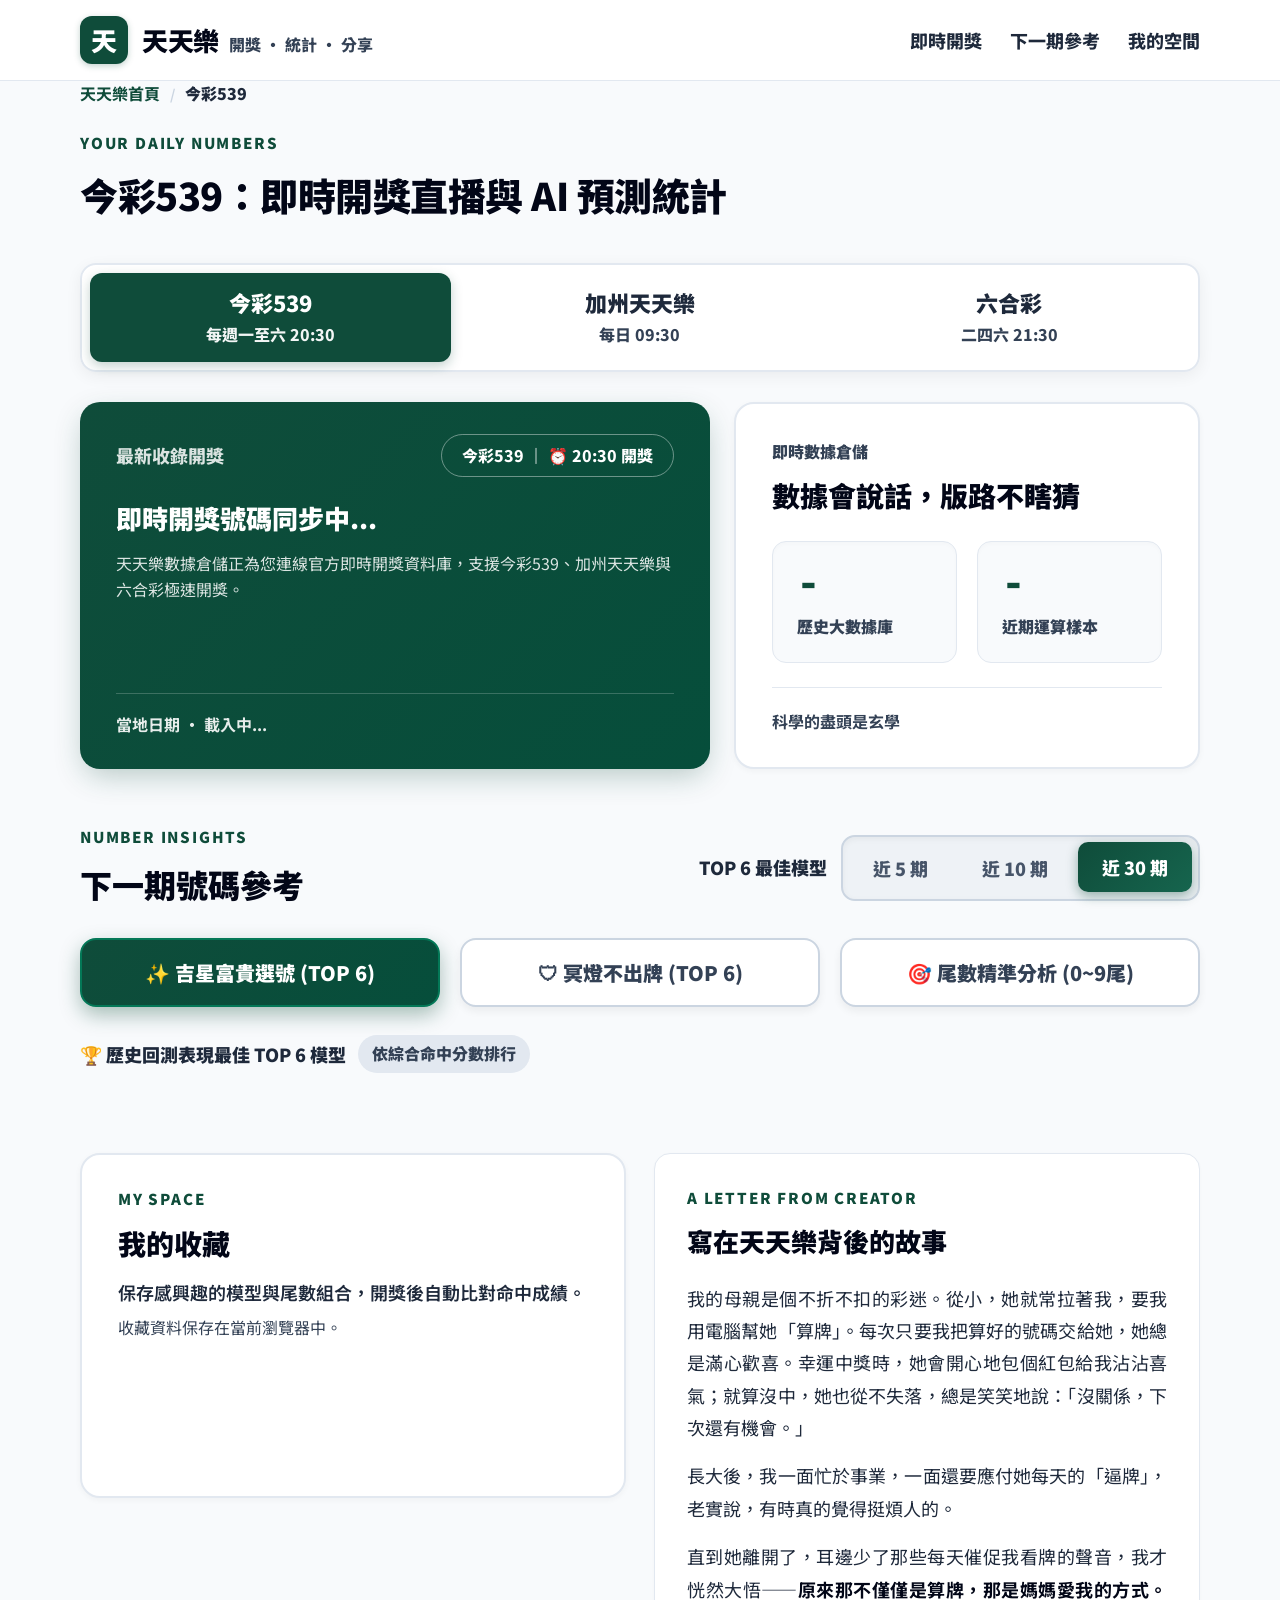
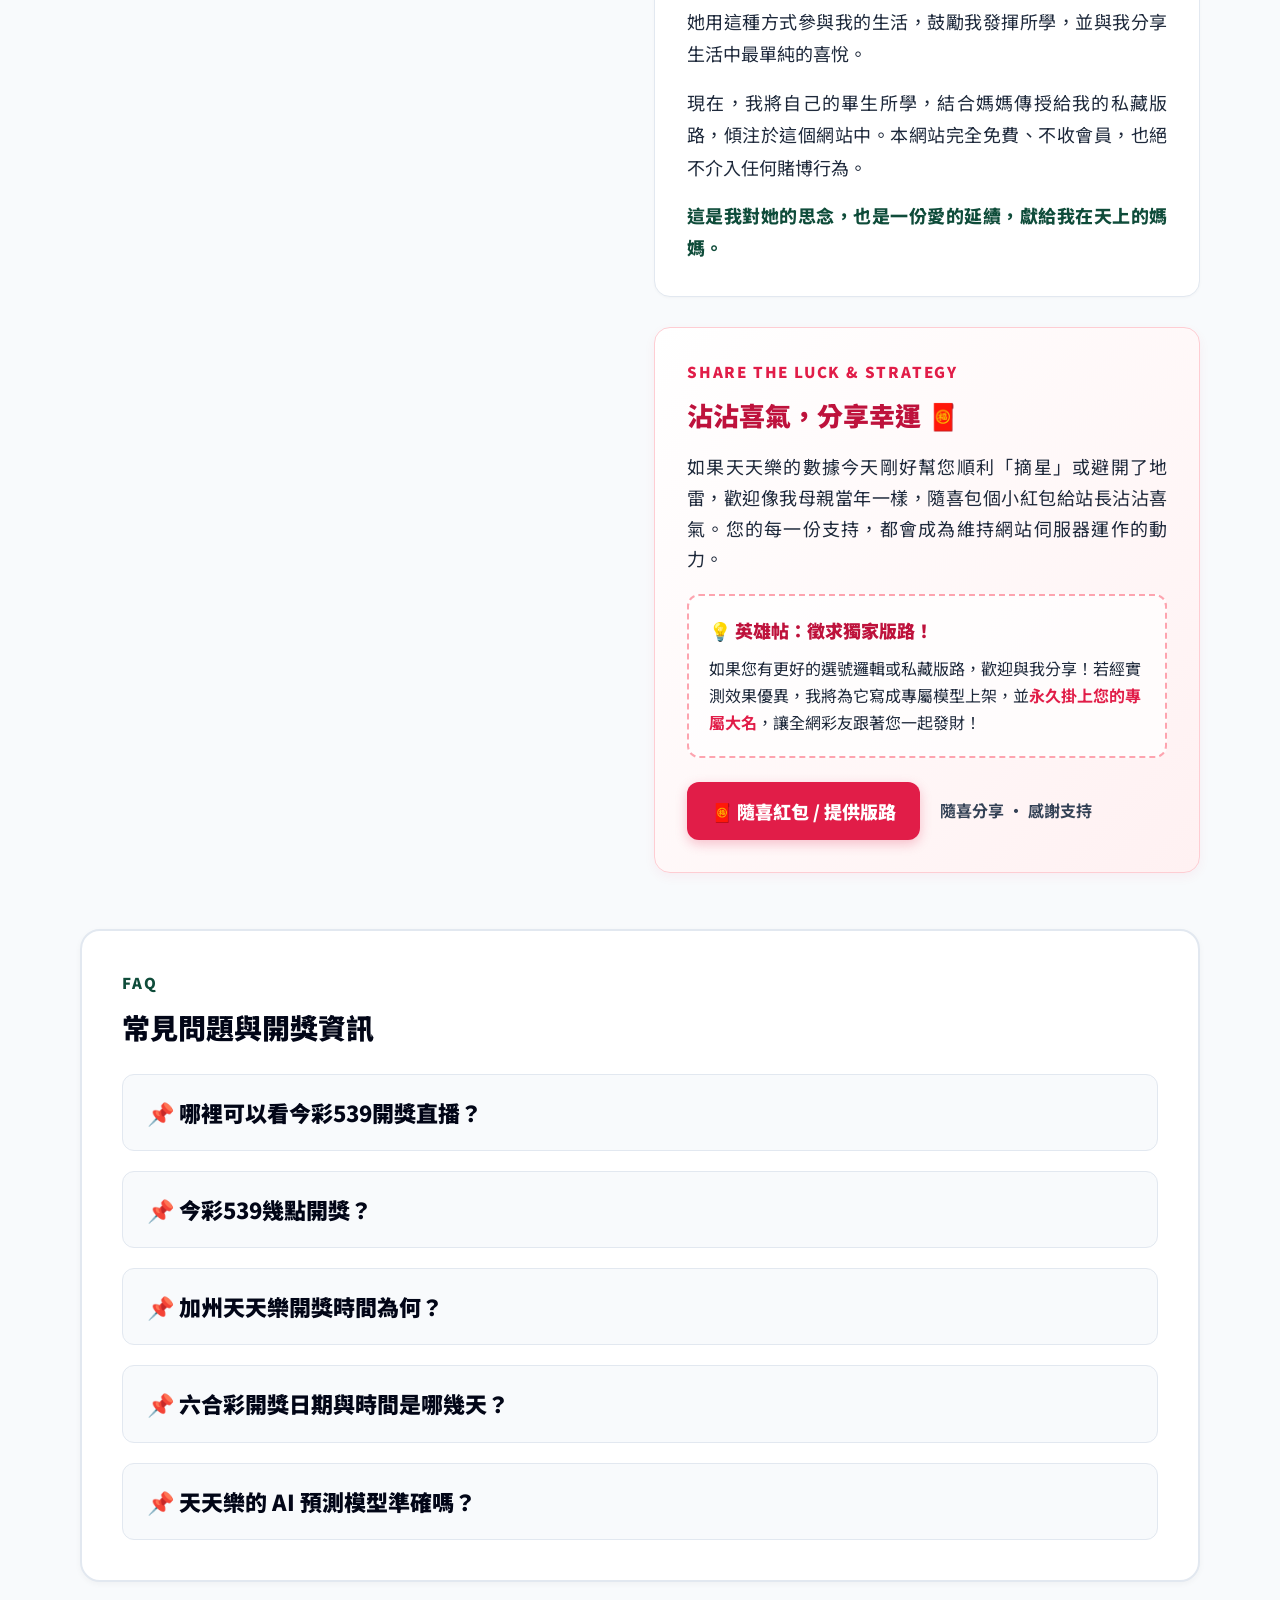
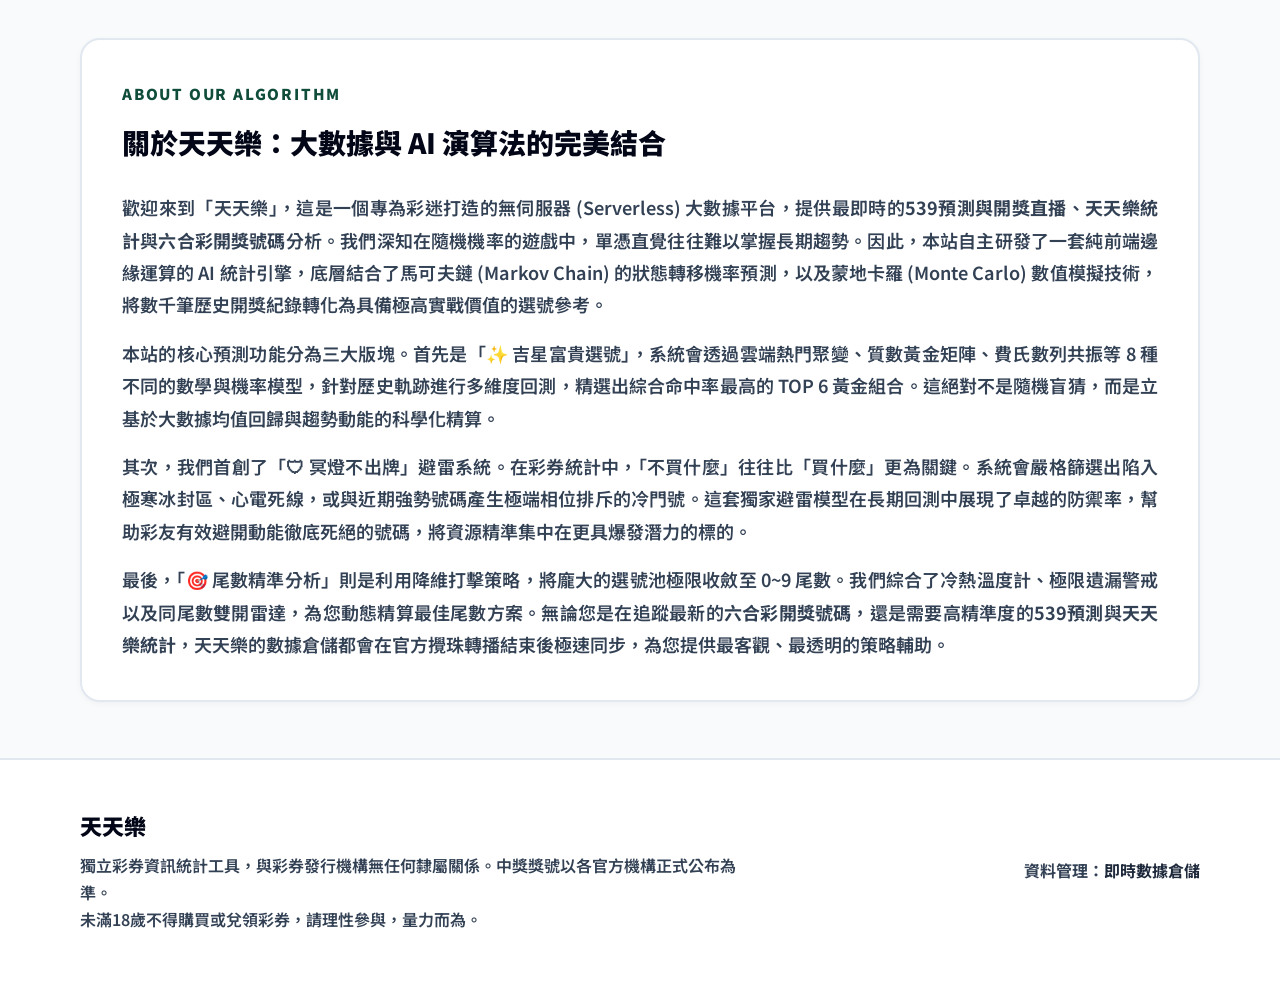
<file: index.html>
<!DOCTYPE html>
<html lang="zh-TW">
<head>
  <meta charset="UTF-8">
  <meta name="viewport" content="width=device-width, initial-scale=1.0">
  
  <title>539、天天樂、六合彩｜AI預測與即時開獎直播 - 天天樂</title>
  <meta name="description" content="提供最即時的539開獎號碼與官方開獎直播、加州天天樂與六合彩查詢。獨家純前端 AI 大數據模型，精算吉星富貴選號、冥燈避雷與尾數共伴分析，為您提供最精準的預測與統計輔助策略。">
  <meta name="keywords" content="539, 539開獎, 539直播, 539預測, 今彩539, 天天樂統計, 六合彩開獎號碼, 六合彩攪珠直播, 539走勢圖, AI選號, 開獎實況, 彩券大數據">
  <meta name="robots" content="index, follow, max-snippet:-1, max-image-preview:large, max-video-preview:-1">

  <link rel="preconnect" href="https://script.google.com" crossorigin>
  <link rel="preconnect" href="https://script.googleusercontent.com" crossorigin>
  <link rel="preconnect" href="https://fonts.googleapis.com">
  <link rel="preconnect" href="https://fonts.gstatic.com" crossorigin>
  
  <link rel="icon" href="data:image/svg+xml,<svg xmlns=%22http://www.w3.org/2000/svg%22 viewBox=%220 0 100 100%22><rect width=%22100%22 height=%22100%22 rx=%2220%22 fill=%22%230f4c3a%22/><text x=%2250%22 y=%2270%22 font-size=%2260%22 text-anchor=%22middle%22 fill=%22white%22 font-weight=%22bold%22 font-family=%22sans-serif%22>天</text></svg>">
  <link rel="apple-touch-icon" href="data:image/svg+xml,%3Csvg xmlns='http://www.w3.org/2000/svg' viewBox='0 0 100 100'%3E%3Crect width='100' height='100' rx='20' fill='%230f4c3a'/%3E%3Ctext x='50' y='70' font-size='60' text-anchor='middle' fill='white' font-weight='bold' font-family='sans-serif'%3E天%3C/text%3E%3C/svg%3E">

  <link rel="manifest" href="manifest.json">
  <meta name="theme-color" content="#0f4c3a">
  <link rel="canonical" id="canonical-link" href="https://539168.com.tw/" />

  <meta property="og:site_name" content="天天樂">
  <meta property="og:locale" content="zh_TW">
  <meta property="og:title" id="og-title" content="539、天天樂、六合彩｜AI 大數據預測與即時開獎直播">
  <meta property="og:description" id="og-desc" content="內建即時開獎直播與高頻滾球動畫。最即時的539、天天樂、六合彩開獎號碼與 AI 大數據避雷選號。">
  <meta property="og:type" content="website">
  <meta property="og:url" id="og-url" content="https://539168.com.tw">
  <meta property="og:image" content="https://539168.com.tw/share-image.jpg">
  <meta property="og:image:width" content="1200">
  <meta property="og:image:height" content="630">
  <meta property="og:updated_time" id="og-updated-time" content="">

  <meta name="twitter:card" content="summary_large_image">
  <meta name="twitter:title" id="tw-title" content="539、天天樂、六合彩｜AI 大數據預測與即時開獎直播">
  <meta name="twitter:description" id="tw-desc" content="內建即時開獎直播與高頻滾球動畫。最即時的539、天天樂、六合彩開獎號碼與 AI 大數據避雷選號。">
  <meta name="twitter:image" content="https://539168.com.tw/share-image.jpg">

  <script async src="https://www.googletagmanager.com/gtag/js?id=G-XXXXXXXXXX"></script>
  <script>
    window.dataLayer = window.dataLayer || [];
    function gtag(){dataLayer.push(arguments);}
    gtag('js', new Date());
    gtag('config', 'G-XXXXXXXXXX');
  </script>

  <script type="application/ld+json">
  {
    "@context": "https://schema.org",
    "@type": "WebApplication",
    "name": "天天樂 - AI 大數據預測與即時開獎統計",
    "url": "https://539168.com.tw",
    "description": "提供最即時的539、加州天天樂與六合彩開獎號碼查詢，結合馬可夫鏈與蒙地卡羅演算法的 AI 預測工具。",
    "applicationCategory": "UtilitiesApplication",
    "operatingSystem": "All",
    "offers": {
      "@type": "Offer",
      "price": "0",
      "priceCurrency": "TWD"
    }
  }
  </script>

  <script type="application/ld+json">
  {
    "@context": "https://schema.org",
    "@type": "VideoObject",
    "name": "今彩539即時開獎直播實況轉播",
    "description": "每週一至週六晚間 20:30 東森財經 57 彩券王官方現場即時開獎直播。",
    "thumbnailUrl": [
      "https://539168.com.tw/share-image.jpg"
    ],
    "uploadDate": "2026-01-01T20:30:00+08:00",
    "publication": {
      "@type": "BroadcastEvent",
      "isLiveBroadcast": true,
      "startDate": "2026-01-01T20:25:00+08:00"
    }
  }
  </script>

  <script type="application/ld+json">
  {
    "@context": "https://schema.org",
    "@type": "FAQPage",
    "mainEntity": [
      {
        "@type": "Question",
        "name": "哪裡可以看今彩539開獎直播？",
        "acceptedAnswer": {
          "@type": "Answer",
          "text": "本站提供即時的今彩539官方開獎直播。每週一至週六晚間 20:25～20:45，首頁將自動展開 57彩券王 YouTube 轉播視窗，並以 15 秒極速輪詢同步最新開獎號碼。"
        }
      },
      {
        "@type": "Question",
        "name": "今彩539幾點開獎？",
        "acceptedAnswer": {
          "@type": "Answer",
          "text": "今彩539的開獎時間為每週一至週六晚間 20:30。天天樂預測中心會在官方攪珠結束後，極速同步最新開獎號碼與 AI 大數據統計。"
        }
      },
      {
        "@type": "Question",
        "name": "加州天天樂開獎時間為何？",
        "acceptedAnswer": {
          "@type": "Answer",
          "text": "加州天天樂（Fantasy 5）在台灣時間每日上午 09:30（夏令時間）或 10:30（冬令時間）開獎。本站每日會即時更新天天樂開獎單與尾數分析。"
        }
      },
      {
        "@type": "Question",
        "name": "六合彩開獎日期與時間是哪幾天？",
        "acceptedAnswer": {
          "@type": "Answer",
          "text": "香港六合彩通常於每週二、四、六（或日）晚間 21:30 舉行攪珠。天天樂會即時收錄最新六合彩開獎號碼並進行熱門號碼預測。"
        }
      },
      {
        "@type": "Question",
        "name": "天天樂的 AI 預測模型準確嗎？",
        "acceptedAnswer": {
          "@type": "Answer",
          "text": "本站採用馬可夫鏈與蒙地卡羅演算法，依據數千筆歷史大數據推算均值回歸與冷熱趨勢，具備極高的實戰參考價值。但彩券仍為隨機機率遊戲，請理性參與、量力而為。"
        }
      }
    ]
  }
  </script>

  <link href="https://fonts.googleapis.com/css2?family=JetBrains+Mono:wght@400;600;700;800;900&family=Noto+Sans+TC:wght@400;600;700;800;900&display=swap" rel="stylesheet">
  
  <link rel="stylesheet" href="style.css">

</head>
<body>
  
  <noscript>
    <div style="padding: 24px; background: #fffbeB; color: #b45309; text-align: center; font-size: 18px;">
      本網站提供最即時的今彩539官方開獎直播、加州天天樂與六合彩開獎號碼與 AI 大數據預測。請啟用 JavaScript 以獲得完整的圖表與版路統計功能。
    </div>
  </noscript>

  <header>
    <div class="container header-inner">
      <a href="#" class="brand-wrap"><div class="brand-icon">天</div><div><span class="brand-title">天天樂</span><span class="brand-subtitle">開獎 · 統計 · 分享</span></div></a>
      <nav class="header-nav"><a href="#draws">即時開獎</a><a href="#insights">下一期參考</a><a href="#support">我的空間</a></nav>
    </div>
  </header>

  <main class="container">
    
    <nav aria-label="breadcrumb" class="breadcrumb-nav" id="visual-breadcrumb">
      <a href="https://539168.com.tw/">天天樂首頁</a>
      <span class="separator">/</span>
      <a href="https://539168.com.tw/?lottery=539" id="bc-current-link" aria-current="page">
        <span id="bc-current-name" class="breadcrumb-current">今彩539</span>
      </a>
    </nav>

    <div class="intro-header" id="draws">
      <div>
        <div class="tracker-tag">YOUR DAILY NUMBERS</div>
        <h1 class="main-heading" id="main-h1">今彩539：即時開獎直播與 AI 預測統計</h1>
      </div>
    </div>

    <div class="tabs-card" id="main-tabs-card">
      <button class="tab-btn active" data-lottery="lottery_539">
        <span class="tab-title-text">今彩539</span>
        <span class="tab-time-badge">每週一至六 20:30</span>
      </button>
      <button class="tab-btn" data-lottery="lottery_f5">
        <span class="tab-title-text">加州天天樂</span>
        <span class="tab-time-badge">每日 09:30</span>
      </button>
      <button class="tab-btn" data-lottery="lottery_marksix">
        <span class="tab-title-text">六合彩</span>
        <span class="tab-time-badge">二四六 21:30</span>
      </button>
    </div>

    <div id="live-stream-container" style="display: none; margin-bottom: 30px;"></div>

    <div class="dashboard-grid">
      <div class="hero-pine-card">
        <div>
          <div class="pine-card-top">
            <span style="font-size: 18px; font-weight: 800; color: rgba(255,255,255,0.85);">最新收錄開獎</span>
            <span class="pine-card-badge" id="hero-badge-name">今彩539 ｜ ⏰ 20:30 開獎</span>
          </div>
          <div id="hero-main-display">
            <h2 style="font-size:26px; font-weight:900; margin-bottom:12px;">即時開獎號碼同步中...</h2>
            <p style="font-size:16px; opacity:0.85; line-height: 1.6;">天天樂數據倉儲正為您連線官方即時開獎資料庫，支援今彩539、加州天天樂與六合彩極速開獎。</p>
          </div>
        </div>
        <div class="pine-card-bottom">
          <span id="hero-local-date" style="font-size: 16px;">當地日期 · 載入中...</span>
        </div>
      </div>
      
      <div class="overview-card">
        <div class="overview-top"><span>即時數據倉儲</span><h3>數據會說話，版路不瞎猜</h3></div>
        <div class="overview-metrics">
          <div class="metric-item"><strong id="metric-source-rows">-</strong><span>歷史大數據庫</span></div>
          <div class="metric-item"><strong id="metric-page-rows">-</strong><span>近期運算樣本</span></div>
        </div>
        <div class="overview-footer">科學的盡頭是玄學</div>
      </div>
    </div>

    <div class="section-wrap" id="insights">
      <div class="section-header-row">
        <div><div class="tracker-tag">NUMBER INSIGHTS</div><h2 class="section-headline">下一期號碼參考</h2></div>
        <div class="range-control-wrap" id="range-control-wrap">
          <span style="font-size:18px; font-weight:900; color:var(--text-secondary);" class="range-title-text">TOP 6 最佳模型</span>
          <div class="range-btn-group" id="range-btn-group">
            <button class="range-btn" data-range="5" onclick="setAnalysisRange(5)">近 5 期</button>
            <button class="range-btn" data-range="10" onclick="setAnalysisRange(10)">近 10 期</button>
            <button class="range-btn active" data-range="30" onclick="setAnalysisRange(30)">近 30 期</button>
          </div>
        </div>
      </div>

      <div class="model-nav-pills" id="model-nav-pills">
        <button class="model-nav-btn active lucky" id="tab-model-lucky" onclick="switchModelCategory('lucky')">✨ 吉星富貴選號 (TOP 6)</button>
        <button class="model-nav-btn unlucky" id="tab-model-unlucky" onclick="switchModelCategory('unlucky')">🛡 冥燈不出牌 (TOP 6)</button>
        <button class="model-nav-btn tails-btn" id="tab-model-tails" onclick="switchModelCategory('tails')">🎯 尾數精準分析 (0~9尾)</button>
      </div>

      <div id="scroll-anchor" style="position:relative; top:-30px;"></div>

      <div class="model-ranking-title" id="ranking-title-bar">
        <span>🏆 歷史回測表現最佳 TOP 6 模型</span><span class="badge" id="ranking-metric-badge">依綜合命中分數排行</span>
      </div>

      <div class="models-cards-grid" id="models-grid-container"></div>
      <div id="tails-wrapper" style="display:none;"></div>
    </div>

    <div class="bottom-grid" id="support">
      <div class="space-card" style="align-self: start;">
        <div class="tracker-tag">MY SPACE</div><h3 style="font-size:28px; font-weight:900; margin-bottom:12px;">我的收藏</h3>
        <p style="font-size:18px; color:var(--text-secondary); font-weight:600; margin-bottom:8px;">保存感興趣的模型與尾數組合，開獎後自動比對命中成績。</p>
        <p style="font-size:16px; color:var(--text-muted); margin-bottom:24px;">收藏資料保存在當前瀏覽器中。</p>
        <div id="saved-list-container" style="min-height: 100px;"></div>
      </div>
      
      <div style="display: flex; flex-direction: column; gap: 30px;">
        <div class="space-card" style="background:#ffffff; border:1px solid var(--border-card); border-radius:16px; padding:32px; box-shadow:0 1px 3px rgba(0,0,0,0.03);">
          <div class="tracker-tag">A LETTER FROM CREATOR</div>
          <h3 style="font-size:26px; font-weight:900; margin-bottom:20px; color:var(--text-main);">寫在天天樂背後的故事</h3>
          <div style="font-size:18px; color:var(--text-secondary); line-height:1.8; text-align:justify;">
            <p style="margin-bottom:16px;">我的母親是個不折不扣的彩迷。從小，她就常拉著我，要我用電腦幫她「算牌」。每次只要我把算好的號碼交給她，她總是滿心歡喜。幸運中獎時，她會開心地包個紅包給我沾沾喜氣；就算沒中，她也從不失落，總是笑笑地說：「沒關係，下次還有機會。」</p>
            <p style="margin-bottom:16px;">長大後，我一面忙於事業，一面還要應付她每天的「逼牌」，老實說，有時真的覺得挺煩人的。</p>
            <p style="margin-bottom:16px;">直到她離開了，耳邊少了那些每天催促我看牌的聲音，我才恍然大悟——<strong style="color:var(--text-main);">原來那不僅僅是算牌，那是媽媽愛我的方式。</strong>她用這種方式參與我的生活，鼓勵我發揮所學，並與我分享生活中最單純的喜悅。</p>
            <p style="margin-bottom:16px;">現在，我將自己的畢生所學，結合媽媽傳授給我的私藏版路，傾注於這個網站中。本網站完全免費、不收會員，也絕不介入任何賭博行為。</p>
            <p style="font-weight:800; color:var(--primary-pine);">這是我對她的思念，也是一份愛的延續，獻給我在天上的媽媽。</p>
          </div>
        </div>

        <div class="space-card" style="background: linear-gradient(to bottom right, #ffffff, #fff1f2); border: 1px solid #fecdd3; border-radius: 16px; padding: 32px; box-shadow: 0 4px 12px rgba(225, 29, 72, 0.05);">
          <div class="tracker-tag" style="color: #e11d48;">SHARE THE LUCK & STRATEGY</div>
          <h3 style="font-size:26px; font-weight:900; margin-bottom:16px; color:#be123c;">沾沾喜氣，分享幸運 🧧</h3>
          <p style="font-size:18px; color:var(--text-secondary); line-height:1.7; margin-bottom:20px; text-align:justify;">如果天天樂的數據今天剛好幫您順利「摘星」或避開了地雷，歡迎像我母親當年一樣，隨喜包個小紅包給站長沾沾喜氣。您的每一份支持，都會成為維持網站伺服器運作的動力。</p>
          
          <div style="background: rgba(255,255,255,0.7); border-radius: 12px; padding: 20px; margin-bottom: 24px; border: 2px dashed #fda4af;">
            <div style="font-size: 18px; font-weight: 900; color: #be123c; margin-bottom: 10px;">💡 英雄帖：徵求獨家版路！</div>
            <p style="font-size: 16px; color: var(--text-secondary); line-height: 1.7;">如果您有更好的選號邏輯或私藏版路，歡迎與我分享！若經實測效果優異，我將為它寫成專屬模型上架，並<strong style="color: #e11d48;">永久掛上您的專屬大名</strong>，讓全網彩友跟著您一起發財！</p>
          </div>

          <div style="display:flex; align-items:center; gap:20px;">
            <button class="btn-pine" style="background: #e11d48; box-shadow: 0 4px 12px rgba(225, 29, 72, 0.25); padding: 16px 24px; font-size: 18px;" onclick="openSupportModal()">🧧 隨喜紅包 / 提供版路</button>
            <span style="font-size:16px; color:var(--text-muted); font-weight:700;">隨喜分享 · 感謝支持</span>
          </div>
        </div>
      </div>
    </div>

    <div class="section-wrap" style="margin-bottom: 56px;">
      <div class="space-card" style="padding: 40px;">
        <div class="tracker-tag">FAQ</div>
        <h2 class="section-headline" style="font-size: 28px; margin-bottom: 24px;">常見問題與開獎資訊</h2>
        <div style="display:flex; flex-direction:column; gap:20px;">
          <details style="background:#f8fafc; border:1px solid var(--border-card); border-radius:12px; padding:20px 24px; cursor:pointer; transition: all 0.2s ease;">
            <summary style="font-size:22px; font-weight:900; color:var(--text-main); outline:none; display:flex; align-items:center; gap:10px;">📌 哪裡可以看今彩539開獎直播？</summary>
            <p style="margin-top:16px; font-size:18px; color:var(--text-secondary); line-height:1.7;">本站提供即時的今彩539官方開獎直播。每週一至週六晚間 20:25～20:45，首頁將自動展開 57彩券王 YouTube 轉播視窗，並以 15 秒極速輪詢同步最新開獎號碼。</p>
          </details>
          <details style="background:#f8fafc; border:1px solid var(--border-card); border-radius:12px; padding:20px 24px; cursor:pointer; transition: all 0.2s ease;">
            <summary style="font-size:22px; font-weight:900; color:var(--text-main); outline:none; display:flex; align-items:center; gap:10px;">📌 今彩539幾點開獎？</summary>
            <p style="margin-top:16px; font-size:18px; color:var(--text-secondary); line-height:1.7;">今彩539的開獎時間為<strong>每週一至週六晚間 20:30</strong>。天天樂預測中心會在官方攪珠結束後，極速同步最新開獎號碼與 AI 大數據統計。</p>
          </details>
          <details style="background:#f8fafc; border:1px solid var(--border-card); border-radius:12px; padding:20px 24px; cursor:pointer; transition: all 0.2s ease;">
            <summary style="font-size:22px; font-weight:900; color:var(--text-main); outline:none; display:flex; align-items:center; gap:10px;">📌 加州天天樂開獎時間為何？</summary>
            <p style="margin-top:16px; font-size:18px; color:var(--text-secondary); line-height:1.7;">加州天天樂（Fantasy 5）在台灣時間<strong>每日上午 09:30</strong>（夏令時間）或 10:30（冬令時間）開獎。本站每日會即時更新天天樂開獎單與尾數分析。</p>
          </details>
          <details style="background:#f8fafc; border:1px solid var(--border-card); border-radius:12px; padding:20px 24px; cursor:pointer; transition: all 0.2s ease;">
            <summary style="font-size:22px; font-weight:900; color:var(--text-main); outline:none; display:flex; align-items:center; gap:10px;">📌 六合彩開獎日期與時間是哪幾天？</summary>
            <p style="margin-top:16px; font-size:18px; color:var(--text-secondary); line-height:1.7;">香港六合彩通常於<strong>每週二、四、六（或日）晚間 21:30</strong> 舉行攪珠。天天樂會即時收錄最新六合彩開獎號碼並進行熱門號碼預測。</p>
          </details>
          <details style="background:#f8fafc; border:1px solid var(--border-card); border-radius:12px; padding:20px 24px; cursor:pointer; transition: all 0.2s ease;">
            <summary style="font-size:22px; font-weight:900; color:var(--text-main); outline:none; display:flex; align-items:center; gap:10px;">📌 天天樂的 AI 預測模型準確嗎？</summary>
            <p style="margin-top:16px; font-size:18px; color:var(--text-secondary); line-height:1.7;">本站採用馬可夫鏈與蒙地卡羅演算法，依據數千筆歷史大數據推算均值回歸與冷熱趨勢，具備極高的實戰參考價值。但彩券仍為隨機機率遊戲，請理性參與、量力而為。</p>
          </details>
        </div>
      </div>
    </div>

    <div class="section-wrap" style="margin-bottom: 56px;">
      <div class="space-card" style="padding: 40px; line-height: 1.8;">
        <div class="tracker-tag">ABOUT OUR ALGORITHM</div>
        <h2 class="section-headline" style="font-size: 28px; margin-bottom: 24px;">關於天天樂：大數據與 AI 演算法的完美結合</h2>
        <div style="font-size: 18px; color: var(--text-muted); font-weight: 600; text-align: justify;">
          <p style="margin-bottom: 16px;">歡迎來到「天天樂」，這是一個專為彩迷打造的無伺服器 (Serverless) 大數據平台，提供最即時的<strong>539預測與開獎直播</strong>、<strong>天天樂統計</strong>與<strong>六合彩開獎號碼</strong>分析。我們深知在隨機機率的遊戲中，單憑直覺往往難以掌握長期趨勢。因此，本站自主研發了一套純前端邊緣運算的 AI 統計引擎，底層結合了馬可夫鏈 (Markov Chain) 的狀態轉移機率預測，以及蒙地卡羅 (Monte Carlo) 數值模擬技術，將數千筆歷史開獎紀錄轉化為具備極高實戰價值的選號參考。</p>
          <p style="margin-bottom: 16px;">本站的核心預測功能分為三大版塊。首先是「✨ 吉星富貴選號」，系統會透過雲端熱門聚變、質數黃金矩陣、費氏數列共振等 8 種不同的數學與機率模型，針對歷史軌跡進行多維度回測，精選出綜合命中率最高的 TOP 6 黃金組合。這絕對不是隨機盲猜，而是立基於大數據均值回歸與趨勢動能的科學化精算。</p>
          <p style="margin-bottom: 16px;">其次，我們首創了「🛡 冥燈不出牌」避雷系統。在彩券統計中，「不買什麼」往往比「買什麼」更為關鍵。系統會嚴格篩選出陷入極寒冰封區、心電死線，或與近期強勢號碼產生極端相位排斥的冷門號。這套獨家避雷模型在長期回測中展現了卓越的防禦率，幫助彩友有效避開動能徹底死絕的號碼，將資源精準集中在更具爆發潛力的標的。</p>
          <p style="margin-bottom: 0;">最後，「🎯 尾數精準分析」則是利用降維打擊策略，將龐大的選號池極限收斂至 0~9 尾數。我們綜合了冷熱溫度計、極限遺漏警戒以及同尾數雙開雷達，為您動態精算最佳尾數方案。無論您是在追蹤最新的<strong>六合彩開獎號碼</strong>，還是需要高精準度的<strong>539預測</strong>與<strong>天天樂統計</strong>，天天樂的數據倉儲都會在官方攪珠轉播結束後極速同步，為您提供最客觀、最透明的策略輔助。</p>
        </div>
      </div>
    </div>
  </main>

  <footer>
    <div class="container footer-inner">
      <div style="max-width: 680px;"><strong style="color:var(--text-main); font-size:22px; font-weight:900;">天天樂</strong><p style="font-size:16px; color:var(--text-muted); font-weight:600; margin-top:8px; line-height:1.7;">獨立彩券資訊統計工具，與彩券發行機構無任何隸屬關係。中獎獎號以各官方機構正式公布為準。<br>未滿18歲不得購買或兌領彩券，請理性參與，量力而為。</p></div>
      <div><span style="font-size:16px; color:var(--text-muted); font-weight:700;">資料管理：<strong style="color:var(--text-secondary);">即時數據倉儲</strong></span></div>
    </div>
  </footer>

  <div class="modal-backdrop" id="support-modal">
    <div class="modal-box">
      <button class="modal-close-btn" onclick="closeSupportModal()">✕</button>
      <h3 style="font-size:26px; font-weight:900; color:#be123c; margin-bottom:8px;">隨喜紅包與版路分享 🧧</h3>
      <p style="font-size:16px; color:var(--text-muted); font-weight:700; margin-bottom:20px;">贊助全憑個人喜好！或是您有超強版路想提供，都歡迎在這裡留言給我！</p>
      
      <div style="background:#fff1f2; padding:16px; border-radius:12px; border:1px solid #fecdd3; margin-bottom:20px; font-size:16px;">
        <div style="font-weight:900; color:#9f1239; margin-bottom:8px;">💡 街口支付贊助指南：</div>
        <ul style="color:var(--text-secondary); padding-left:24px; line-height:1.6; margin-bottom:0;">
          <li><strong>有街口支付：</strong>掃描條碼或複製帳號至 App 內轉帳。<br><span style="font-size:14px; opacity:0.8;">(手機用戶可先截圖，再開啟街口 App 掃描)</span></li>
          <li style="margin-top:6px;"><strong>無街口支付：</strong>可請有街口支付的朋友代為掃碼喔！</li>
        </ul>
      </div>
      
      <div style="display:flex; gap:16px; margin-bottom:24px; justify-content:center;">
        <div style="text-align:center; background:#ffffff; padding:20px; border-radius:14px; border:2px solid #e2e8f0; box-shadow:inset 0 2px 4px rgba(0,0,0,0.02); width:100%; max-width: 260px;">
          <div style="font-weight:900; color:#df1441; margin-bottom:12px; font-size:18px; display:flex; align-items:center; justify-content:center; gap:8px;">
            <div style="width:24px; height:24px; background:#df1441; color:#fff; border-radius:6px; font-size:14px; display:flex; align-items:center; justify-content:center;">街</div> 街口支付
          </div>
          <img id="jko-qr-img" src="" alt="街口支付 收款條碼" loading="lazy" style="width:100%; border-radius:12px; border:2px solid #cbd5e1; padding:6px; background:#fff; transition: opacity 0.2s ease;">
          <div style="margin-top: 14px; font-size: 15px; font-weight: 800; color: var(--text-muted); display:flex; flex-direction:column; align-items:center; gap:10px;">
            <span>帳號：<span style="font-family: var(--font-mono); color: var(--text-secondary); font-size:16px;"> (396) 904667745</span></span>
            <button onclick="copyJkoAccount('904667745')" style="width:100%; padding:10px; font-size:16px; font-weight:900; border-radius:8px; border:2px solid #cbd5e1; background:#ffffff; color:var(--text-secondary); cursor:pointer; transition:all 0.2s ease; box-shadow:0 2px 4px rgba(0,0,0,0.05);">一鍵複製街口帳號</button>
          </div>
        </div>
      </div>
      
      <div style="font-size:16px; font-weight:900; color:var(--text-secondary); margin-bottom:10px;">1. 選擇沾喜氣金額 (若僅留言請略過)</div>
      <div style="display:grid; grid-template-columns:repeat(3, 1fr); gap:12px; margin-bottom:24px;">
        <button class="btn-pill" style="justify-content:center; padding:16px 10px; font-weight:900; font-size:18px;" onclick="selectAmt(88, this)">NT$ 88</button>
        <button class="btn-pill active-amt-btn" style="justify-content:center; padding:16px 10px; font-weight:900; font-size:18px; border-color:#e11d48; background:#fff1f2; color:#e11d48;" onclick="selectAmt(168, this)">NT$ 168</button>
        <button class="btn-pill" style="justify-content:center; padding:16px 10px; font-weight:900; font-size:18px;" onclick="selectAmt(888, this)">NT$ 888</button>
      </div>
      
      <div style="font-size:16px; font-weight:900; color:var(--text-secondary); margin-bottom:10px;">2. 留下您的專屬版路或加油打氣！</div>
      <div style="margin-bottom:24px;">
        <input type="text" class="text-search-input" id="sponsor-name" placeholder="您的暱稱 (選填)" style="width:100%; margin-bottom:12px; padding:16px; font-size:18px;">
        <textarea class="text-search-input" id="sponsor-msg" placeholder="在此寫下您的獨門版路邏輯，或是給創作者的加油留言..." rows="4" style="width:100%; padding:16px; font-size:18px; resize:none;"></textarea>
      </div>
      
      <button class="btn-pine" id="btn-submit-sponsor" style="width:100%; padding:18px; font-size:20px; font-weight:900; background:linear-gradient(135deg, #be123c 0%, #e11d48 100%); box-shadow: 0 6px 16px rgba(225, 29, 72, 0.25);" onclick="confirmSponsor()">發送紅包通知 / 提交版路 🚀</button>
    </div>
  </div>
  
  <div class="toast-box" id="toast-box"></div>

  <script src="api.js"></script>
  <script src="logic.js"></script>
  <script src="main.js"></script>

</body>
</html>
</file>
<file: style.css>
:root {
  --primary-pine: #0f4c3a; --primary-pine-dark: #064e3b; --primary-pine-light: #16654e;
  --accent-mint: #f0fdf4; --accent-mint-border: #bbf7d0;
  --bg-page: #f8fafc; --bg-card: #ffffff; --border-card: #e2e8f0;
  --text-main: #020617; --text-secondary: #1e293b; --text-muted: #334155; /* 加深原本的灰色以提升對比 */
  --text-light: #64748b;
  --font-base: -apple-system, BlinkMacSystemFont, "Segoe UI", Roboto, "Noto Sans TC", sans-serif;
  --font-mono: 'JetBrains Mono', monospace;
}
* { box-sizing: border-box; margin: 0; padding: 0; }
body { background-color: var(--bg-page); color: var(--text-main); font-family: var(--font-base); line-height: 1.6; -webkit-font-smoothing: antialiased; font-size: 18px; }
.container { max-width: 1160px; margin: 0 auto; padding: 0 20px; }

header { background: #ffffff; border-bottom: 1px solid var(--border-card); position: sticky; top: 0; z-index: 100; }
.header-inner { display: flex; justify-content: space-between; align-items: center; height: 80px; }
.brand-wrap { display: flex; align-items: center; gap: 14px; text-decoration: none; }
.brand-icon { width: 48px; height: 48px; background: var(--primary-pine); color: #ffffff; border-radius: 12px; display: flex; align-items: center; justify-content: center; font-weight: 900; font-size: 26px; box-shadow: 0 2px 6px rgba(15, 76, 58, 0.25); }
.brand-title { font-size: 26px; font-weight: 900; color: var(--text-main); letter-spacing: -0.5px; }
.brand-subtitle { font-size: 16px; color: var(--text-muted); margin-left: 10px; font-weight: 800; }
.header-nav { display: flex; align-items: center; gap: 28px; }
.header-nav a { color: var(--text-secondary); text-decoration: none; font-size: 18px; font-weight: 800; transition: color 0.15s ease; }
.header-nav a:hover { color: var(--primary-pine); }

main { padding: 40px 0 80px; }

.breadcrumb-nav { font-size: 16px; margin-bottom: 24px; color: var(--text-muted); font-weight: 700; display: flex; align-items: center; gap: 10px; }
.breadcrumb-nav a { color: var(--primary-pine); text-decoration: none; transition: opacity 0.2s; display: inline-flex; align-items: center; gap: 6px; }
.breadcrumb-nav a:hover { opacity: 0.8; }
.breadcrumb-nav .separator { color: #cbd5e1; font-size: 14px; }
.breadcrumb-current { color: var(--text-secondary); font-weight: 900; }

details > summary { list-style: none; }
details > summary::-webkit-details-marker { display: none; }

.intro-header { display: flex; justify-content: space-between; align-items: flex-end; margin-bottom: 28px; flex-wrap: wrap; gap: 16px; }
.tracker-tag { font-size: 15px; font-weight: 900; color: var(--primary-pine); letter-spacing: 0.12em; text-transform: uppercase; margin-bottom: 10px; }
.main-heading { font-size: 38px; font-weight: 900; color: var(--text-main); letter-spacing: -0.5px; margin-bottom: 10px; transition: all 0.3s ease; }
.btn-pill { padding: 14px 28px; border-radius: 999px; font-size: 18px; font-weight: 900; cursor: pointer; display: inline-flex; align-items: center; gap: 8px; transition: all 0.2s ease; text-decoration: none; border: 2px solid var(--border-card); background: #ffffff; color: var(--text-secondary); font-family: inherit; }
.btn-pill:hover { background: #f8fafc; border-color: #cbd5e1; }

.tabs-card { background: rgba(255, 255, 255, 0.95); backdrop-filter: blur(10px); -webkit-backdrop-filter: blur(10px); border: 2px solid var(--border-card); border-radius: 16px; padding: 8px; display: grid; grid-template-columns: repeat(3, 1fr); gap: 8px; margin-bottom: 30px; box-shadow: 0 4px 16px rgba(0, 0, 0, 0.06); position: sticky; top: 80px; z-index: 95; }
.tab-btn { display: flex; flex-direction: column; justify-content: center; align-items: center; padding: 16px; min-height: 70px; border-radius: 12px; border: none; background: transparent; cursor: pointer; color: var(--text-secondary); transition: all 0.2s ease; font-family: inherit; text-align: center; }
.tab-btn:hover { background: #f1f5f9; }
.tab-btn.active { background: var(--primary-pine); color: #ffffff; box-shadow: 0 4px 12px rgba(15, 76, 58, 0.25); }
.tab-title-text { font-size: 22px; font-weight: 900; line-height: 1.2; }
.tab-time-badge { font-size: 16px; font-weight: 800; color: var(--text-muted); margin-top: 6px; font-family: var(--font-base); transition: color 0.2s ease; }
.tab-btn.active .tab-time-badge { color: rgba(255, 255, 255, 0.95); }

.dashboard-grid { display: grid; grid-template-columns: 1.35fr 1fr; gap: 24px; margin-bottom: 56px; }
.hero-pine-card { background: linear-gradient(135deg, var(--primary-pine) 0%, var(--primary-pine-dark) 100%); color: #ffffff; border-radius: 20px; padding: 32px 36px; display: flex; flex-direction: column; justify-content: space-between; min-height: 260px; box-shadow: 0 10px 30px -5px rgba(15, 76, 58, 0.3); position: relative; overflow: hidden; }
.pine-card-top { display: flex; justify-content: space-between; align-items: center; margin-bottom: 20px; }
.pine-card-badge { font-size: 16px; padding: 8px 20px; border-radius: 999px; border: 1.5px solid rgba(255, 255, 255, 0.4); color: #ffffff; font-weight: 800; }
.pine-balls-stage { margin: 20px 0; display: flex; align-items: center; gap: 14px; flex-wrap: wrap; }
.white-ball { width: 52px; height: 52px; border-radius: 50%; background: #ffffff; color: var(--primary-pine); display: inline-flex; align-items: center; justify-content: center; font-family: var(--font-mono); font-weight: 900; font-size: 22px; box-shadow: 0 4px 12px rgba(0, 0, 0, 0.25); transition: transform 0.3s ease; }
.white-ball.special-ball { background: #f59e0b; color: #ffffff; border: 2.5px solid #ffffff; box-shadow: 0 4px 12px rgba(245, 158, 11, 0.4); }
.ball-dot { width: 50px; height: 50px; border-radius: 50%; display: inline-flex; align-items: center; justify-content: center; font-family: var(--font-mono); font-weight: 900; font-size: 20px; color: #ffffff; flex-shrink: 0; }
.ball-dot-pine { background: var(--primary-pine); }
.pine-card-bottom { display: flex; justify-content: space-between; align-items: center; font-size: 16px; font-weight: 700; color: rgba(255, 255, 255, 0.9); border-top: 1px solid rgba(255, 255, 255, 0.2); padding-top: 18px; margin-top: 16px; }

.overview-card { background: #ffffff; border: 2px solid var(--border-card); border-radius: 20px; padding: 32px 36px; display: flex; flex-direction: column; justify-content: space-between; box-shadow: 0 2px 6px rgba(0,0,0,0.04); }
.overview-top span { font-size: 16px; color: var(--text-muted); font-weight: 900; }
.overview-top h3 { font-size: 28px; font-weight: 900; color: var(--text-main); margin-top: 8px; }
.overview-metrics { display: flex; gap: 20px; margin: 24px 0; }
.metric-item { flex: 1; background: #f8fafc; border: 1.5px solid var(--border-card); border-radius: 14px; padding: 22px 24px; box-shadow: inset 0 2px 4px rgba(0,0,0,0.02); }
.metric-item strong { display: block; font-size: 38px; font-weight: 900; color: var(--primary-pine); font-family: var(--font-mono); line-height: 1.1; }
.metric-item span { font-size: 16px; color: var(--text-muted); font-weight: 900; margin-top: 8px; display: inline-block; }
.overview-footer { font-size: 16px; color: var(--text-muted); line-height: 1.7; border-top: 1.5px solid var(--border-card); padding-top: 20px; font-weight: 700; }

.section-wrap { margin-bottom: 56px; }
.section-header-row { display: flex; justify-content: space-between; align-items: center; margin-bottom: 28px; flex-wrap: wrap; gap: 20px; }
.section-headline { font-size: 32px; font-weight: 900; color: var(--text-main); }

.range-control-wrap { display: flex; align-items: center; gap: 14px; flex-wrap: wrap; }
.range-btn-group { display: inline-flex; align-items: center; background: #eef2f6; padding: 6px; border-radius: 14px; border: 2px solid #cbd5e1; box-shadow: inset 0 2px 6px rgba(0, 0, 0, 0.05); gap: 6px; }
.range-btn { padding: 12px 24px; border-radius: 10px; font-size: 18px; font-weight: 900; color: #475569; background: transparent; border: none; cursor: pointer; transition: all 0.2s ease; font-family: inherit; display: inline-flex; align-items: center; justify-content: center; }
.range-btn:hover:not(.active) { color: var(--primary-pine); background: rgba(255, 255, 255, 0.9); box-shadow: 0 2px 4px rgba(0, 0, 0, 0.08); }
.range-btn.active { background: linear-gradient(135deg, #0f4c3a 0%, #16654e 100%); color: #ffffff; box-shadow: 0 4px 12px rgba(15, 76, 58, 0.4); transform: translateY(-1px); }

.model-nav-pills { display: grid; grid-template-columns: repeat(3, 1fr); gap: 20px; margin: 28px 0; }
.model-nav-btn { padding: 18px 24px; border-radius: 16px; font-size: 20px; font-weight: 900; cursor: pointer; border: 2px solid #cbd5e1; background: #ffffff; color: #334155; transition: all 0.2s ease; display: flex; align-items: center; justify-content: center; gap: 12px; font-family: inherit; box-shadow: 0 4px 8px rgba(0,0,0,0.06); }
.model-nav-btn:hover { background: #f8fafc; border-color: #94a3b8; transform: translateY(-2px); }
.model-nav-btn.active.lucky { background: linear-gradient(135deg, #0f4c3a 0%, #064e3b 100%); border-color: #047857; color: #ffffff; box-shadow: 0 8px 20px rgba(15, 76, 58, 0.35); }
.model-nav-btn.active.unlucky { background: linear-gradient(135deg, #b91c1c 0%, #7f1d1d 100%); border-color: #991b1b; color: #ffffff; box-shadow: 0 8px 20px rgba(185, 28, 28, 0.3); }
.model-nav-btn.active.tails-btn { background: linear-gradient(135deg, #1d4ed8 0%, #1e40af 100%); border-color: #2563eb; color: #ffffff; box-shadow: 0 8px 20px rgba(29, 78, 216, 0.3); }

.model-ranking-title { font-size: 18px; font-weight: 900; color: var(--text-secondary); margin-bottom: 24px; display: flex; align-items: center; gap: 12px; }
.model-ranking-title .badge { font-size: 16px; background: #e2e8f0; color: #334155; padding: 6px 14px; border-radius: 999px; font-weight: 900; }
.models-cards-grid { display: grid; grid-template-columns: repeat(auto-fill, minmax(350px, 1fr)); gap: 28px; margin-bottom: 48px; }
.model-card { border-radius: 18px; padding: 28px; display: flex; flex-direction: column; justify-content: space-between; transition: transform 0.2s ease, box-shadow 0.2s ease; position: relative; }
.model-card:hover { transform: translateY(-5px); box-shadow: 0 14px 35px rgba(0,0,0,0.1); }
.model-card.lucky { background: #ffffff; border: 2px solid #e2e8f0; }
.model-card.lucky:hover { border-color: #059669; }
.model-card.unlucky { background: #fffafa; border: 2px solid #fecaca; color: var(--text-main); }
.model-card.unlucky:hover { border-color: #ef4444; }
.model-header-row { display: flex; justify-content: space-between; align-items: flex-start; margin-bottom: 16px; }
.model-name { font-size: 22px; font-weight: 900; display: flex; align-items: center; gap: 10px; }
.model-card.lucky .model-name { color: #0f4c3a; }
.model-card.unlucky .model-name { color: #991b1b; } 
.model-tag { font-size: 15px; font-weight: 900; font-family: var(--font-mono); padding: 6px 12px; border-radius: 8px; }
.model-card.lucky .model-tag { background: #ecfdf5; color: #047857; border: 1.5px solid #a7f3d0; }
.model-card.unlucky .model-tag { background: #fef2f2; color: #dc2626; border: 1.5px solid #fca5a5; }
.model-desc-text { font-size: 18px; line-height: 1.7; font-weight: 700; color: var(--text-muted); margin-bottom: 24px; }
.model-balls-stage { padding: 24px; border-radius: 14px; display: flex; justify-content: center; align-items: center; gap: 20px; margin-bottom: 24px; }
.model-card.lucky .model-balls-stage { background: #f8fafc; border: 2px solid #edf2f7; }
.model-card.unlucky .model-balls-stage { background: #ffffff; border: 2px solid #fee2e2; }
.backtest-box { border-radius: 12px; padding: 20px; font-size: 16px; margin-bottom: 24px; }
.model-card.lucky .backtest-box { background: #f8fafc; border: 1.5px solid #e2e8f0; }
.model-card.unlucky .backtest-box { background: #ffffff; border: 1.5px solid #fecaca; }
.backtest-box-header { display: flex; justify-content: space-between; margin-bottom: 14px; font-weight: 900; font-size: 18px; }
.model-card.lucky .backtest-box-header { color: #334155; }
.model-card.unlucky .backtest-box-header { color: #991b1b; }
.backtest-pills-row { display: flex; justify-content: space-between; gap: 10px; }
.backtest-pill { flex: 1; text-align: center; padding: 10px 8px; border-radius: 10px; }
.model-card.lucky .backtest-pill { background: #ffffff; border: 1.5px solid #e2e8f0; }
.model-card.unlucky .backtest-pill { background: #fff5f5; border: 1.5px solid #fecaca; }
.backtest-pill span { display: block; font-size: 15px; font-weight: 800; color: #64748b; }
.backtest-pill strong { display: block; font-family: var(--font-mono); font-size: 18px; font-weight: 900; margin-top: 6px; }
.model-card.lucky .backtest-pill strong { color: #0f4c3a; }
.model-card.unlucky .backtest-pill strong { color: #dc2626; }
.btn-save-model { width: 100%; padding: 18px; border-radius: 12px; font-size: 18px; font-weight: 900; cursor: pointer; font-family: inherit; transition: all 0.2s ease; }
.model-card.lucky .btn-save-model { background: #ffffff; border: 2px solid #cbd5e1; color: #334155; }
.model-card.lucky .btn-save-model:hover { background: var(--primary-pine); border-color: var(--primary-pine); color: #ffffff; }
.model-card.unlucky .btn-save-model { background: #ffffff; border: 2px solid #fca5a5; color: #991b1b; }
.model-card.unlucky .btn-save-model:hover { background: #dc2626; border-color: #dc2626; color: #ffffff; }
.tails-grid { display: grid; grid-template-columns: 1fr; gap: 28px; }
@media (min-width: 860px) { .tails-grid { grid-template-columns: 1fr 1fr; } }
.tails-card { background: #ffffff; border: 2px solid var(--border-card); border-radius: 20px; padding: 32px; box-shadow: 0 2px 6px rgba(0,0,0,0.04); }
.tails-card h3 { font-size: 24px; font-weight: 900; margin-bottom: 24px; color: var(--text-main); display: flex; align-items: center; gap: 12px; }
.tails-ai-rec { display: grid; grid-template-columns: repeat(3, 1fr); gap: 20px; margin-bottom: 30px; }
.tail-badge-box { border-radius: 16px; padding: 24px 20px; text-align: center; display: flex; flex-direction: column; align-items: center; justify-content: space-between; position: relative; overflow: hidden; transition: transform 0.2s ease, box-shadow 0.2s ease; }
.tail-badge-box:hover { transform: translateY(-4px); box-shadow: 0 10px 25px rgba(0,0,0,0.1); }
.tail-badge-box.hot { background: #fef2f2; border: 2px solid #fca5a5; color: #b91c1c; }
.tail-badge-box.omission { background: #f0fdf4; border: 2px solid #86efac; color: #15803d; }
.tail-badge-box.kill { background: #f8fafc; border: 2px solid #cbd5e1; color: #334155; }
.tail-badge-title { font-size: 18px; font-weight: 900; margin-bottom: 10px; z-index: 1; }
.tail-badge-number { font-size: 46px; font-weight: 900; line-height: 1; z-index: 1; font-family: var(--font-mono); margin-bottom: 8px; }
.tail-badge-balls { display: flex; flex-wrap: wrap; justify-content: center; gap: 8px; margin-top: 14px; z-index: 1; }
.tail-ball-pill { display: inline-block; padding: 6px 14px; border-radius: 10px; font-size: 18px; font-weight: 900; font-family: var(--font-mono); background: rgba(255, 255, 255, 0.95); border: 1.5px solid rgba(0, 0, 0, 0.15); box-shadow: 0 3px 6px rgba(0,0,0,0.08); }

.btn-copy-tail { margin-top: 18px; background: #06C755; color: #ffffff; border: none; box-shadow: 0 3px 8px rgba(6, 199, 85, 0.3); border-radius: 10px; font-size: 18px; font-weight: 900; padding: 12px 20px; cursor: pointer; opacity: 0.95; transition: all 0.2s ease; font-family: inherit; display: flex; align-items: center; justify-content: center; gap: 8px; width: 100%; }
.btn-copy-tail:hover { opacity: 1; transform: scale(1.03); box-shadow: 0 6px 14px rgba(6, 199, 85, 0.4); }

.temp-row { display: flex; align-items: center; gap: 16px; margin-bottom: 18px; font-size: 18px; }
.temp-label { font-weight: 900; font-family: var(--font-mono); width: 44px; color: var(--text-secondary); text-align: right; }
.temp-bar-bg { flex: 1; height: 18px; background: #e2e8f0; border-radius: 999px; overflow: hidden; }
.temp-bar-fill { height: 100%; border-radius: 999px; transition: width 0.3s ease; }
.temp-val { width: 76px; text-align: right; font-weight: 900; font-family: var(--font-mono); color: var(--text-muted); font-size: 16px; }
.bg-heat-hot { background: #ef4444; } .bg-heat-warm { background: #f59e0b; } .bg-heat-cool { background: #10b981; }
.omission-list { display: flex; flex-direction: column; gap: 14px; }
.omission-item { display: flex; justify-content: space-between; align-items: center; padding: 20px 24px; background: #f8fafc; border-radius: 14px; border: 1.5px solid var(--border-card); }
.omission-item strong { font-size: 22px; color: #dc2626; font-family: var(--font-mono); font-weight: 900; }
.double-hit-circle { width: 130px; height: 130px; border-radius: 50%; border: 12px solid #f1f5f9; display: flex; align-items: center; justify-content: center; flex-direction: column; color: var(--text-main); flex-shrink: 0; }
.double-hit-circle span { font-size: 34px; font-weight: 900; font-family: var(--font-mono); color: var(--primary-pine); }
.btn-pine { background: var(--primary-pine); color: #ffffff; border: none; padding: 16px 28px; border-radius: 12px; font-size: 18px; font-weight: 900; cursor: pointer; transition: background 0.15s ease; font-family: inherit; display: inline-flex; align-items: center; justify-content: center; }
.btn-pine:hover { opacity: 0.9; }
.bottom-grid { display: grid; grid-template-columns: 1fr 1fr; gap: 28px; margin-bottom: 56px; }
.space-card { background: #ffffff; border: 2px solid var(--border-card); border-radius: 20px; padding: 32px 36px; box-shadow: 0 2px 6px rgba(0,0,0,0.04); }
footer { border-top: 2px solid var(--border-card); background: #ffffff; padding: 48px 0; font-size: 16px; color: var(--text-muted); }
.footer-inner { display: flex; justify-content: space-between; align-items: center; flex-wrap: wrap; gap: 28px; }

.modal-backdrop { position: fixed; inset: 0; background: rgba(15, 23, 42, 0.7); backdrop-filter: blur(8px); z-index: 1000; display: none; align-items: center; justify-content: center; padding: 20px; }
.modal-backdrop.active { display: flex; }
.modal-box { background: #ffffff; border-radius: 20px; max-width: 540px; width: 100%; padding: 32px; box-shadow: 0 24px 50px rgba(0,0,0,0.3); position: relative; max-height: 90vh; overflow-y: auto; }
.modal-close-btn { position: absolute; top: 20px; right: 20px; border: none; background: #f1f5f9; width: 40px; height: 40px; border-radius: 50%; display: flex; align-items: center; justify-content: center; font-size: 22px; cursor: pointer; color: var(--text-secondary); transition: background 0.2s ease; z-index: 10; }
.modal-close-btn:hover { background: #e2e8f0; }
.text-search-input { padding: 16px 20px; border: 2px solid #cbd5e1; border-radius: 12px; background: #ffffff; font-size: 18px; font-weight: 800; color: var(--text-main); font-family: inherit; outline: none; transition: all 0.2s ease; }
.text-search-input:focus { border-color: var(--primary-pine); box-shadow: 0 0 0 4px rgba(15, 76, 58, 0.15); }
.toast-box { position: fixed; bottom: 32px; right: 32px; background: #1e293b; color: #ffffff; padding: 16px 28px; border-radius: 12px; font-size: 18px; font-weight: 800; z-index: 2000; box-shadow: 0 12px 30px rgba(0,0,0,0.25); display: none; }

/* 🌟 手機版樣式 */
@media (max-width: 860px) {
  .dashboard-grid, .bottom-grid, .tails-ai-rec { grid-template-columns: 1fr; }
  .tabs-card { top: 70px; padding: 6px; gap: 6px; height: auto; margin-bottom: 24px; }
  .tab-btn { padding: 14px 6px; min-height: 75px; }
  .tab-title-text { font-size: 18px; }
  .tab-time-badge { font-size: 14px; margin-top: 4px; }
  .section-header-row { display: contents; }
  .section-header-row > div:first-child { width: 100%; display: block; margin-bottom: 16px; padding-top: 10px; }
  .range-title-text { display: none; }
  
  .range-control-wrap { width: 100%; display: flex; justify-content: center; margin-bottom: 20px; }
  .range-btn-group { width: 100%; display: flex; padding: 6px; border-radius: 12px; background: #eef2f6; }
  .range-btn { flex: 1; padding: 12px 0; font-size: 16px; border-radius: 10px; }
  
  .model-nav-pills { display: flex; flex-direction: column; gap: 14px; padding: 0; margin: 0 0 28px 0; width: 100%; }
  .model-nav-btn { width: 100%; padding: 18px 24px; font-size: 18px; border-radius: 14px; justify-content: center; }
}
</file>
